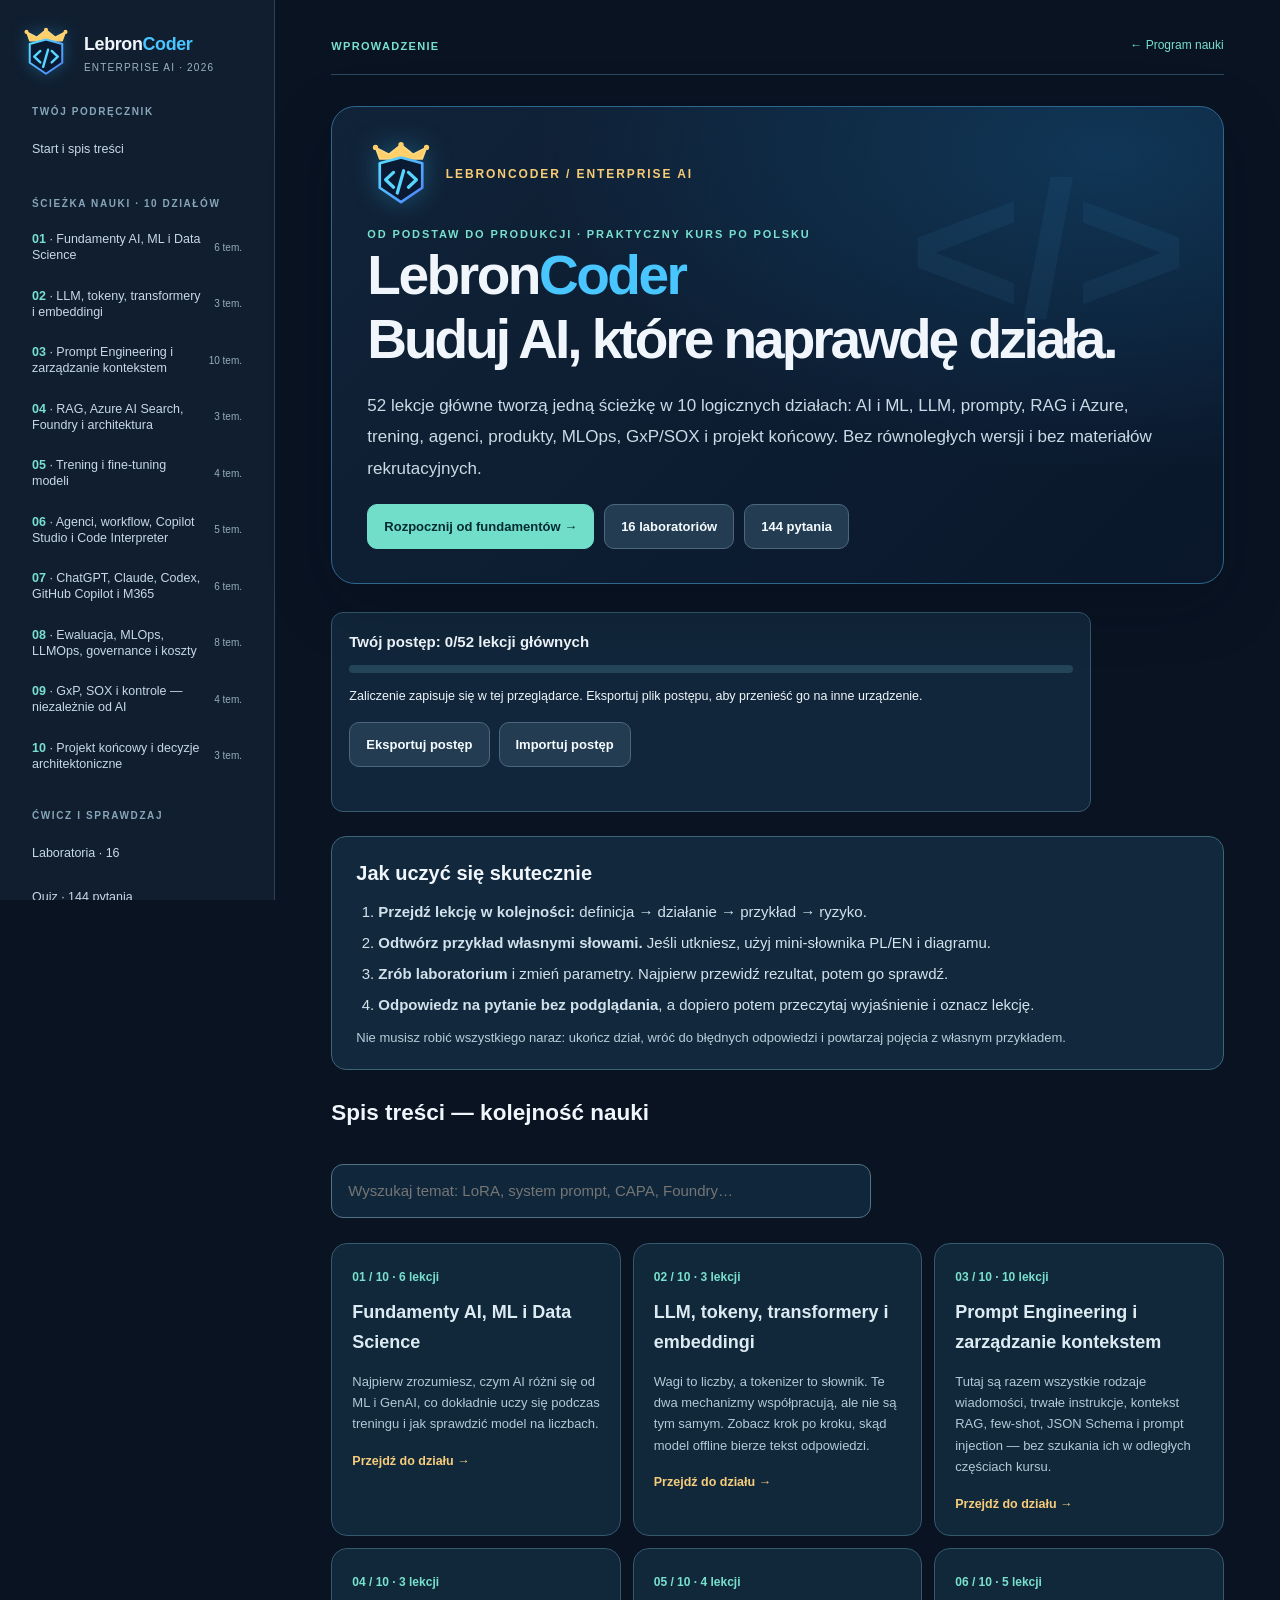
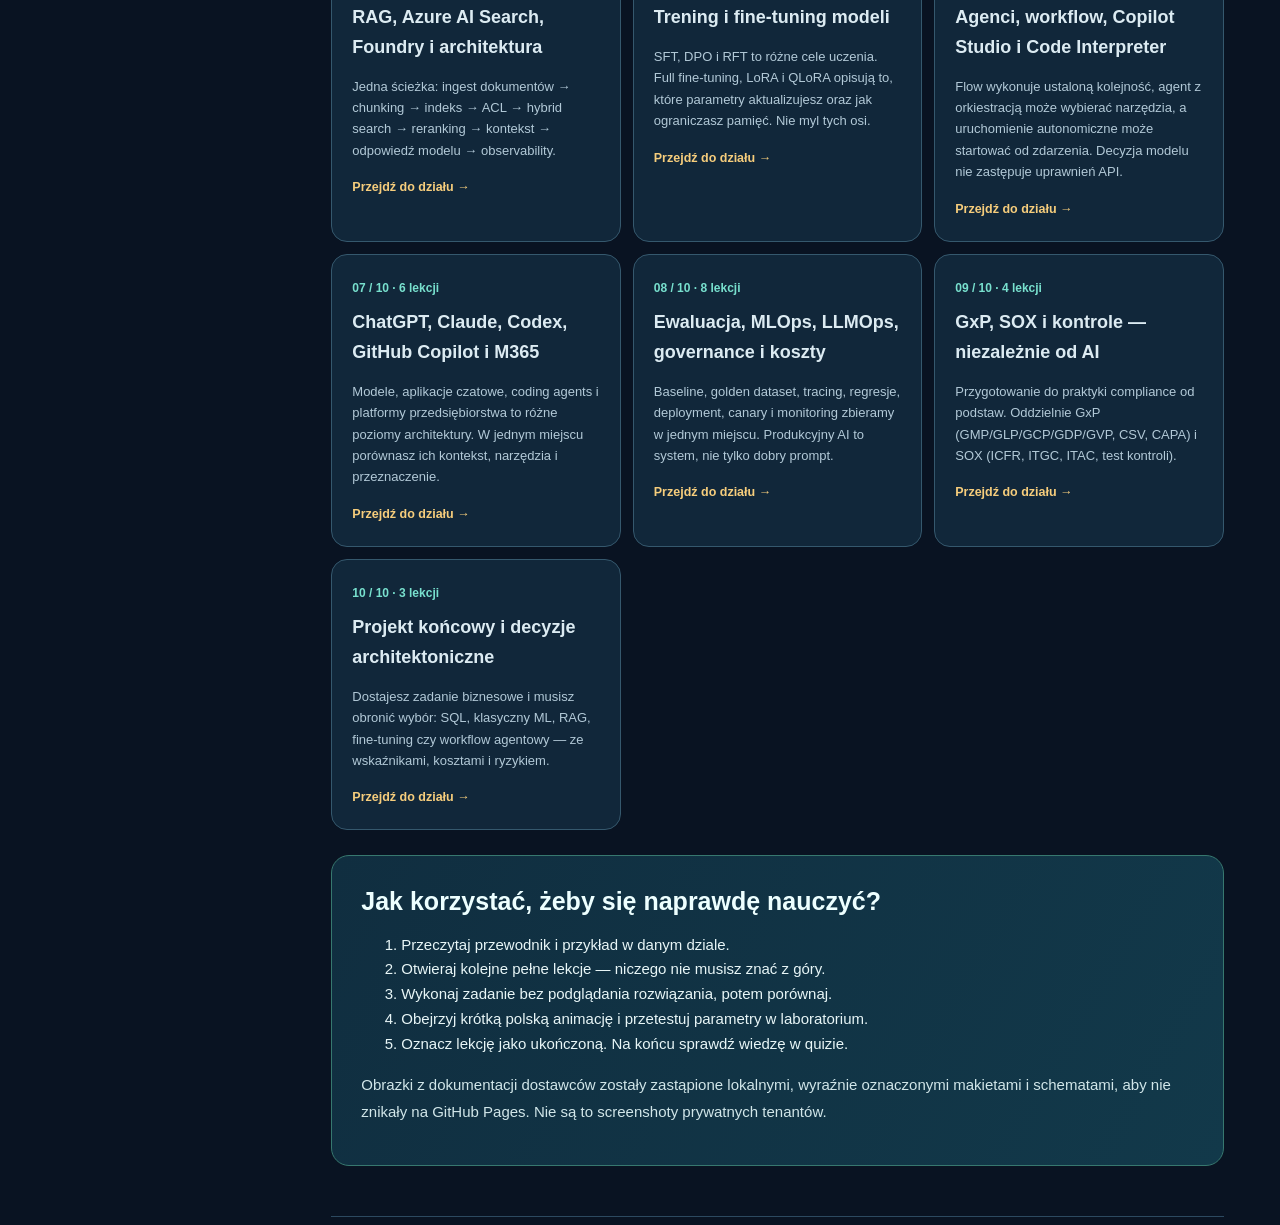
<file: START_TUTAJ.html>
﻿<!doctype html><html lang="pl"><head><meta charset="utf-8"><meta name="viewport" content="width=device-width,initial-scale=1"><meta http-equiv="refresh" content="0; url=index.html"><title>Enterprise AI Academy — kurs</title></head><body><p><a href="index.html">Otwórz kurs Enterprise AI Academy</a></p></body></html>
</file>
